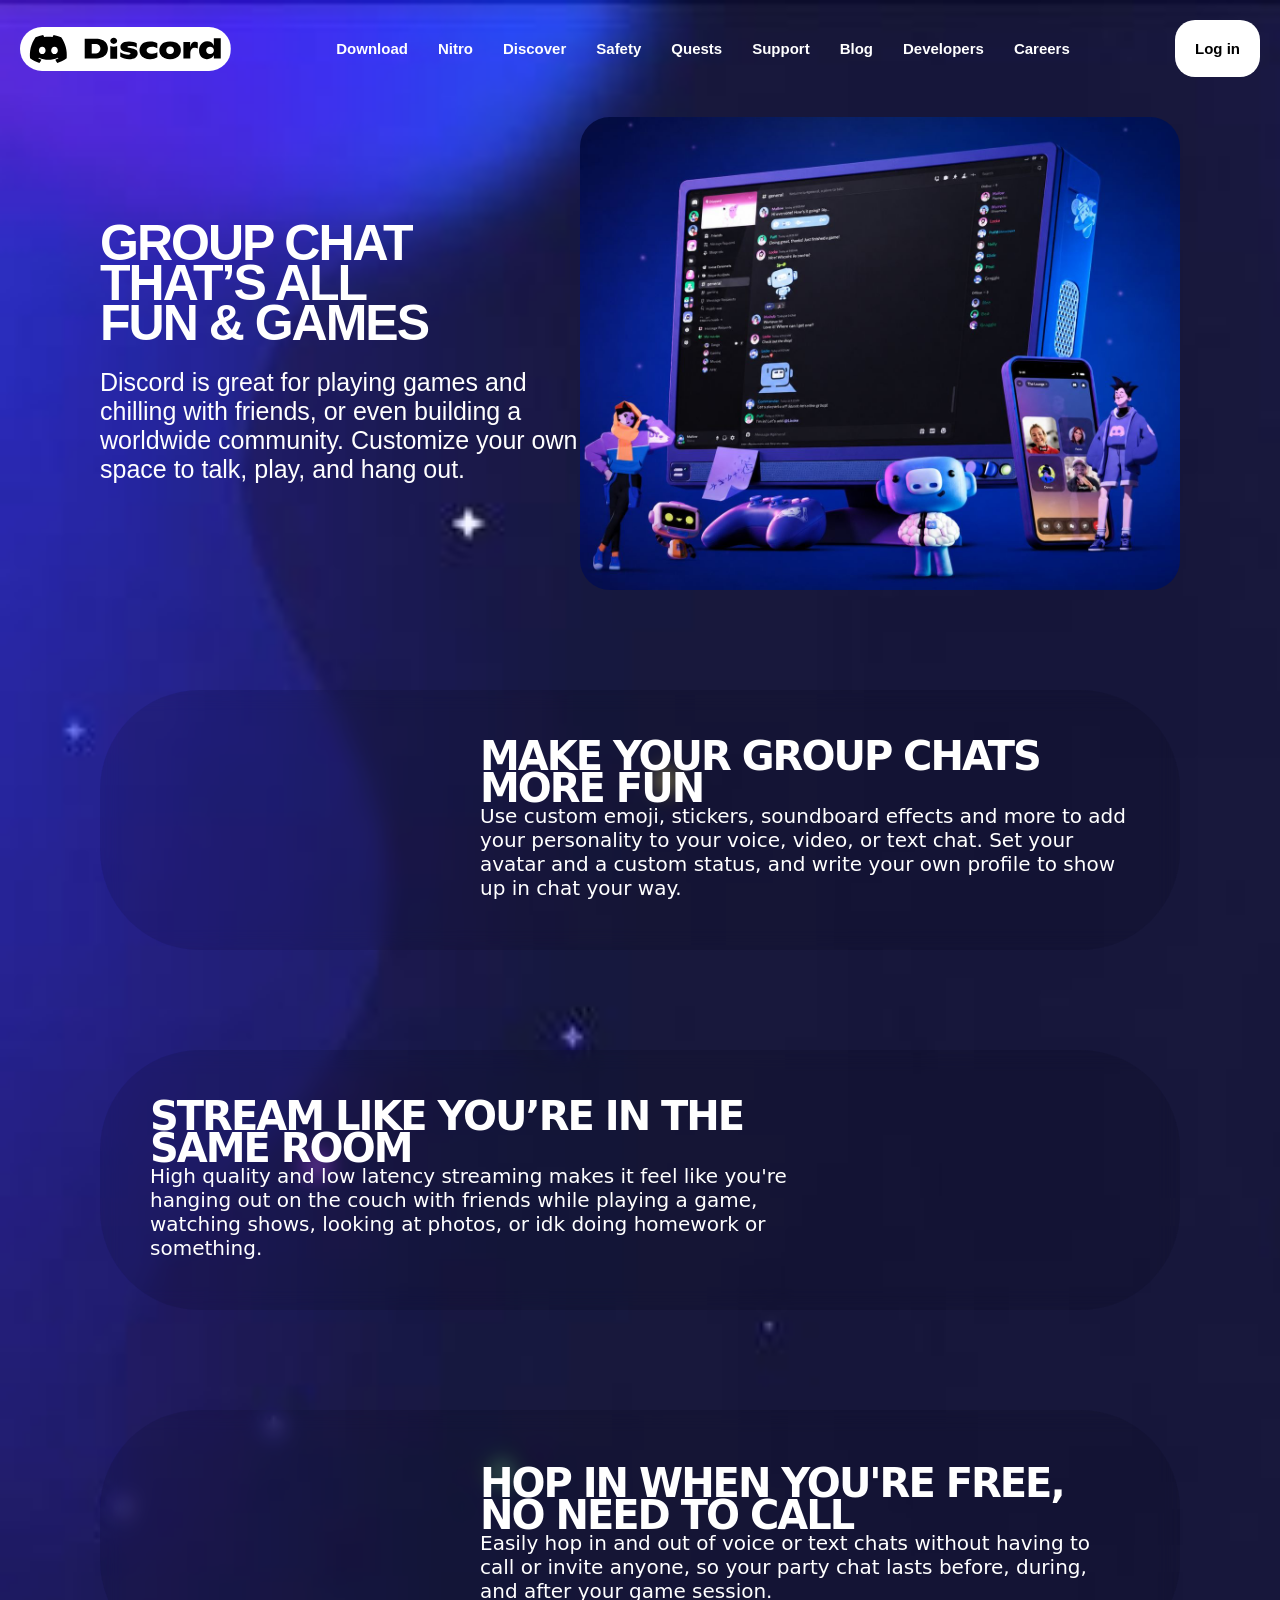
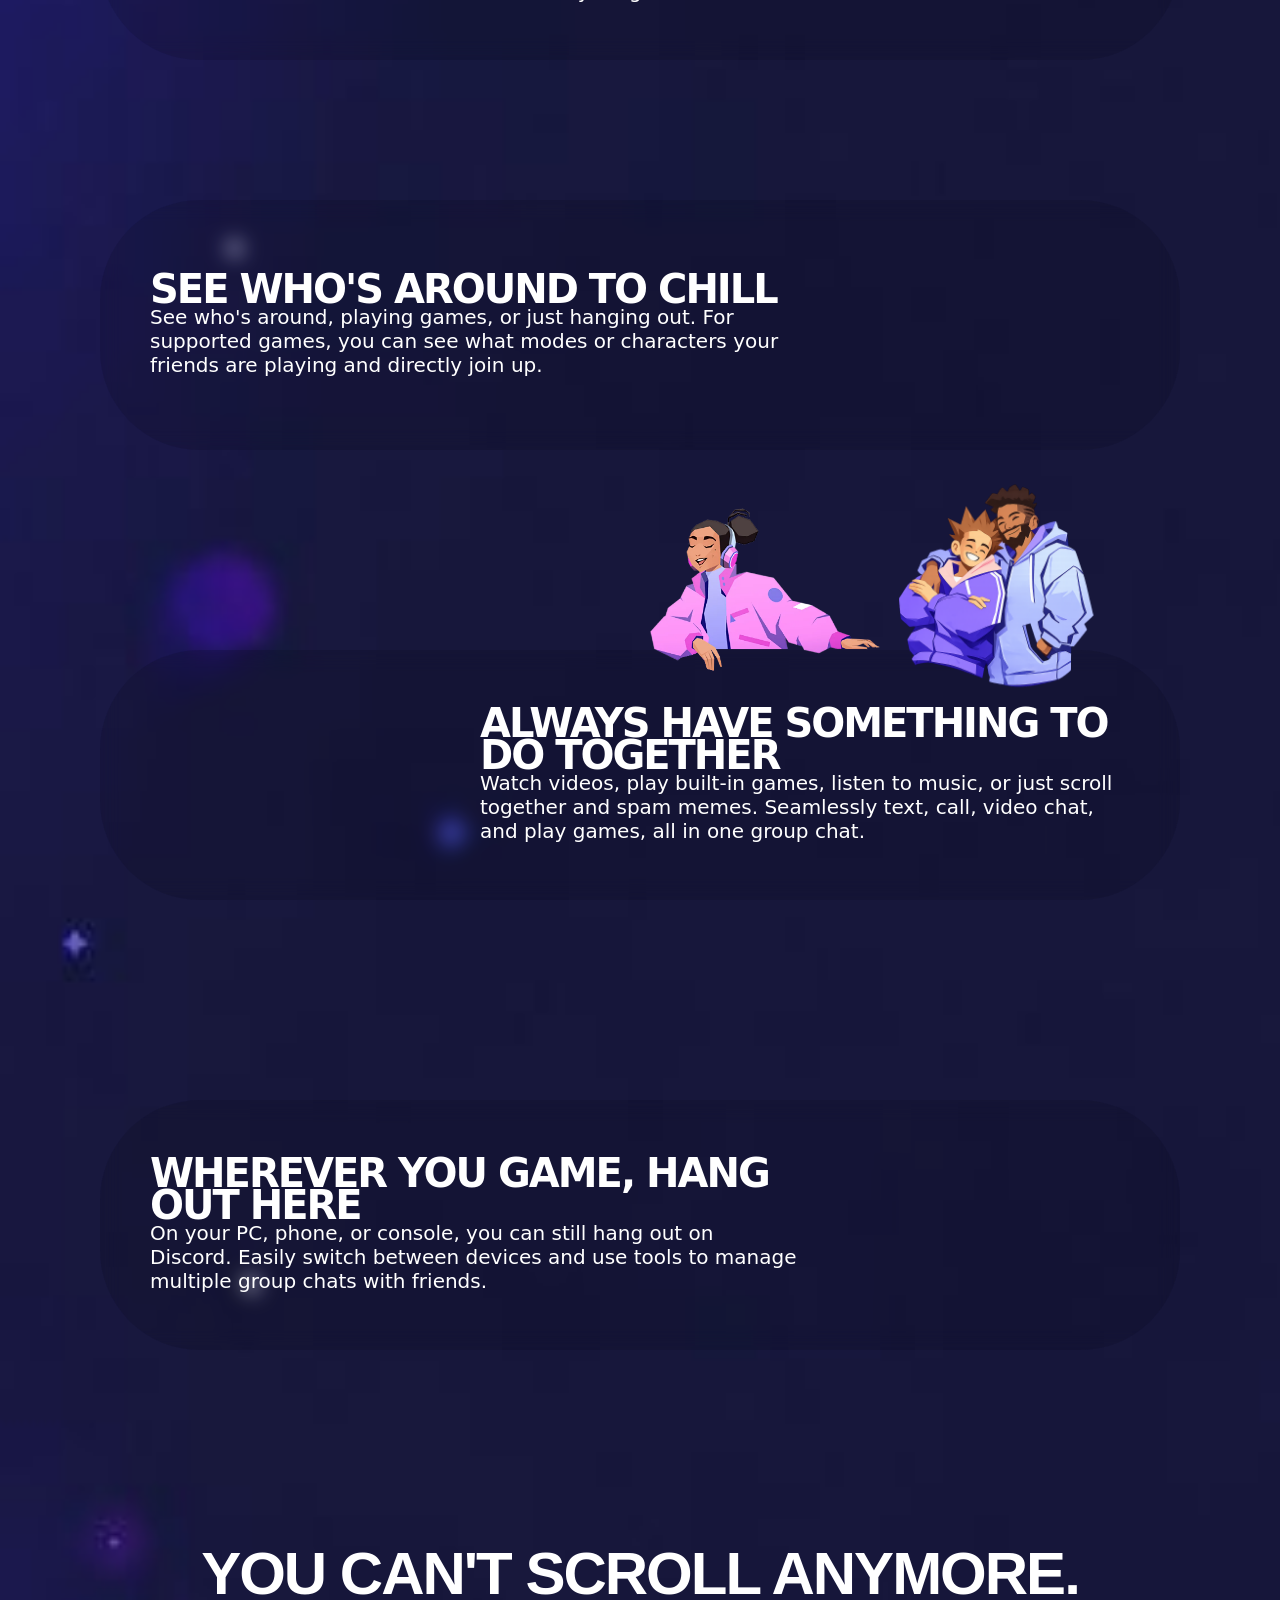
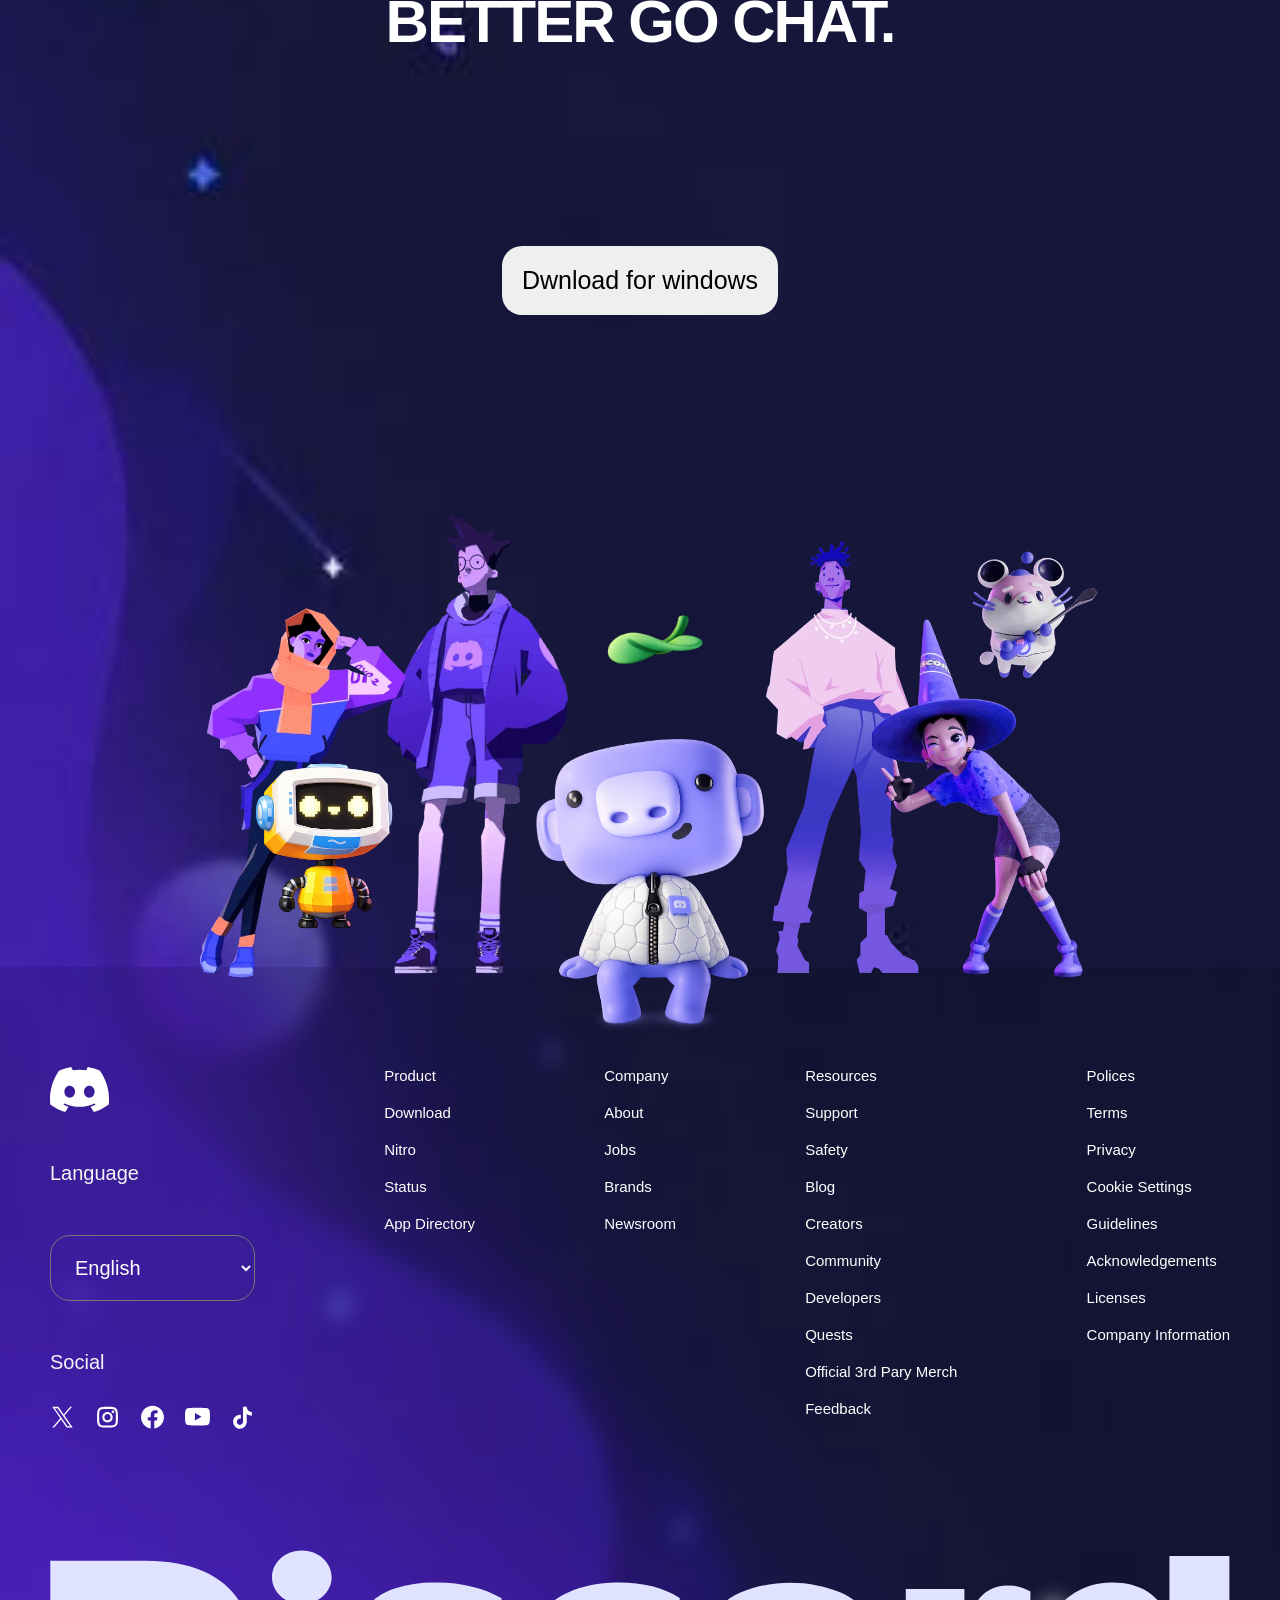
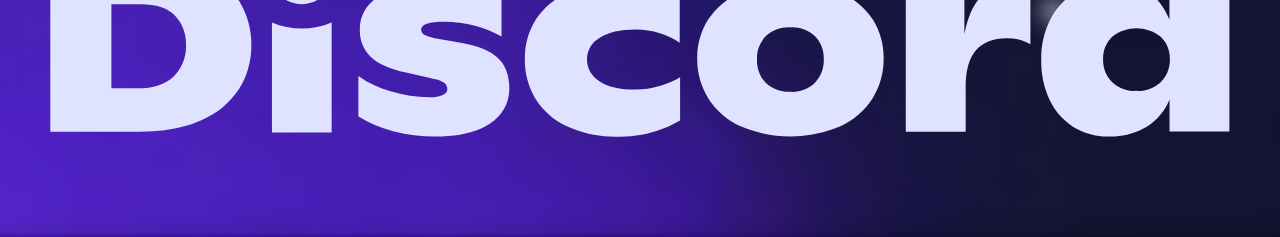
<file: index.html>
<!DOCTYPE html>
<html lang="en">

<head>
    <meta charset="UTF-8">
    <meta name="viewport" content="width=device-width, initial-scale=1.0">
    <title>Document</title>
    <link rel="stylesheet" href="./style.css">
</head>

<body>
    <header>
        <img src="./67d00cf7266d2c75571aebde_Example.svg" alt="">
        <aside>
            <a href="">Download</a>
            <a href="">Nitro</a>
            <a href="">Discover</a>
            <a href="">Safety</a>
            <a href="">Quests</a>
            <a href="">Support</a>
            <a href="">Blog</a>
            <a href="">Developers</a>
            <a href="">Careers</a>
        </aside>
        <a class="login" href="./login.html">Log in</a>
    </header>
    <main>
        <section class="one">
            <aside>
                <h1>Group chat <br> that’s all <br> fun & games</h1>
                <p>Discord is great for playing games and chilling with friends, or even building a worldwide community.
                    Customize your own space to talk, play, and hang out.</p>
            </aside>
            <img src="./photo_2026-06-02_14-52-34.jpg" alt="">
        </section>
        <section class="two">
            <img src="./Без названия.png" alt="">
            <video
                src="./6257adef93867e50d84d30e2_6787b62a9742f59453ba8919_Discord_Websote_Refresh_Emojis2_EN-transcode.mp4"
                autoplay loop></video>
            <aside>
                <h1>MAKE YOUR GROUP CHATS MORE FUN</h1>
                <p>Use custom emoji, stickers, soundboard effects and more to add your personality to your voice, video,
                    or text chat. Set your avatar and a custom status, and write your own profile to show up in chat
                    your way.</p>
            </aside>
        </section>
        <section class="two">
            <img src="./Без названия.png" alt="">
            <aside>
                <h1>stream like you’re in the same room</h1>
                <p>High quality and low latency streaming makes it feel like you're hanging out on the couch with
                    friends while playing a game, watching shows, looking at photos, or idk doing homework or something.
                </p>
            </aside>
            <video src="./6257adef93867e50d84d30e2_6763b611120b46189e164b4a_Discord_Website_Refresh_EN-transcode.mp4"
                autoplay loop></video>
        </section>
        <section class="three">
            <img src="./6836ed13d91ffe6feeb853b4_CardboardBox-p-500.webp" alt="">
            <video src="./6257adef93867e50d84d30e2_683a317f73a44ea577535c09_Homepage_Hop-In_EN-transcode.mp4" autoplay
                loop></video>
            <aside>
                <h1>Hop in when you're free, no need to call</h1>
                <p>Easily hop in and out of voice or text chats without having to call or invite anyone, so your party
                    chat lasts before, during, and after your game session.</p>
            </aside>
        </section>
    </main>
    <main>
        <section class="four">
            <aside>
                <h1>See who's around to chill</h1>
                <p>See who's around, playing games, or just hanging out. For supported games, you can see what modes or
                    characters your friends are playing and directly join up.</p>
            </aside>
            <video src="./6257adef93867e50d84d30e2_683a3195524ad05044d126c9_Homepage_AroundToChill_EN-transcode.mp4"
                autoplay loop></video>
        </section>
        <section class="five">
            <img src="./woman-top.webp" alt="">
            <img class="twoi" src="./d470c96b-a55a-4f21-8d01-df4b0c287859.png" alt="">
            <video src="./four.mp4" autoplay loop></video>
            <aside>
                <h1>always have something to do together</h1>
                <p>Watch videos, play built-in games, listen to music, or just scroll together and spam memes.
                    Seamlessly text, call, video chat, and play games, all in one group chat.</p>
            </aside>
        </section>
        <section class="six">
            <aside>
                <h1>wherever YOU GAME, HANG OUT HERE</h1>
                <p>On your PC, phone, or console, you can still hang out on Discord. Easily switch between devices and
                    use tools to manage multiple group chats with friends.</p>
            </aside>
            <video src="./pos.mp4" autoplay loop></video>
        </section>
        <section class="seven">
            <h1>YOU CAN'T SCROLL ANYMORE. BETTER GO CHAT.</h1>
            <button>Dwnload for windows</button>
            <div>
                <img class="oll" src="./oll.webp" alt="">
                <img class="xug" src="./xug.png" alt="">
                <img class="lepestok" src="./lepestok.png" alt="">
                <img class="robot" src="./robot.png" alt="">
            </div>
        </section>
    </main>
    <footer>
        <section>
            <aside class="one">
                <img src="./66e278299a53f5bf88615e90_Symbol.svg" alt="">
                <p>Language</p>
                <select class="lang-select">
                    <option>Čeština</option>
                    <option>Dansk</option>
                    <option>Deutsch</option>
                    <option selected>English</option>
                </select>
                <p>Social</p>
                <div>
                    <img src="./twiter.svg" alt="">
                    <img src="./insta.svg" alt="">
                    <img src="./facebook.svg" alt="">
                    <img src="./youtobe.svg" alt="">
                    <img src="./tiktok.svg" alt="">
                </div>
            </aside>
            <aside class="two">
                <p>Product</p>
                <p>Download</p>
                <p>Nitro</p>
                <p>Status</p>
                <p>App Directory</p>
                </aside>
                <aside class="three">
                    <p>Company</p>
                    <p>About</p>
                    <p>Jobs</p>
                    <p>Brands</p>
                    <p>Newsroom</p>
                </aside>
                <aside class="four">
                    <p>Resources</p>
                    <p>Support</p>
                    <p>Safety</p>
                    <p>Blog</p>
                    <p>Creators</p>
                    <p>Community</p>
                    <p>Developers</p>
                    <p>Quests</p>
                    <p>Official 3rd Pary Merch</p>
                    <p>Feedback</p>
                </aside>
                <aside class="five">
                    <p>Polices</p>
                    <p>Terms</p>
                    <p>Privacy</p>
                    <p>Cookie Settings</p>
                    <p>Guidelines</p>
                    <p>Acknowledgements</p>
                    <p>Licenses</p>
                    <p>Company Information</p>
                </aside>
            </section>
            <img src="./discord.svg" alt="">
    </footer>
</body>

</html>
</file>
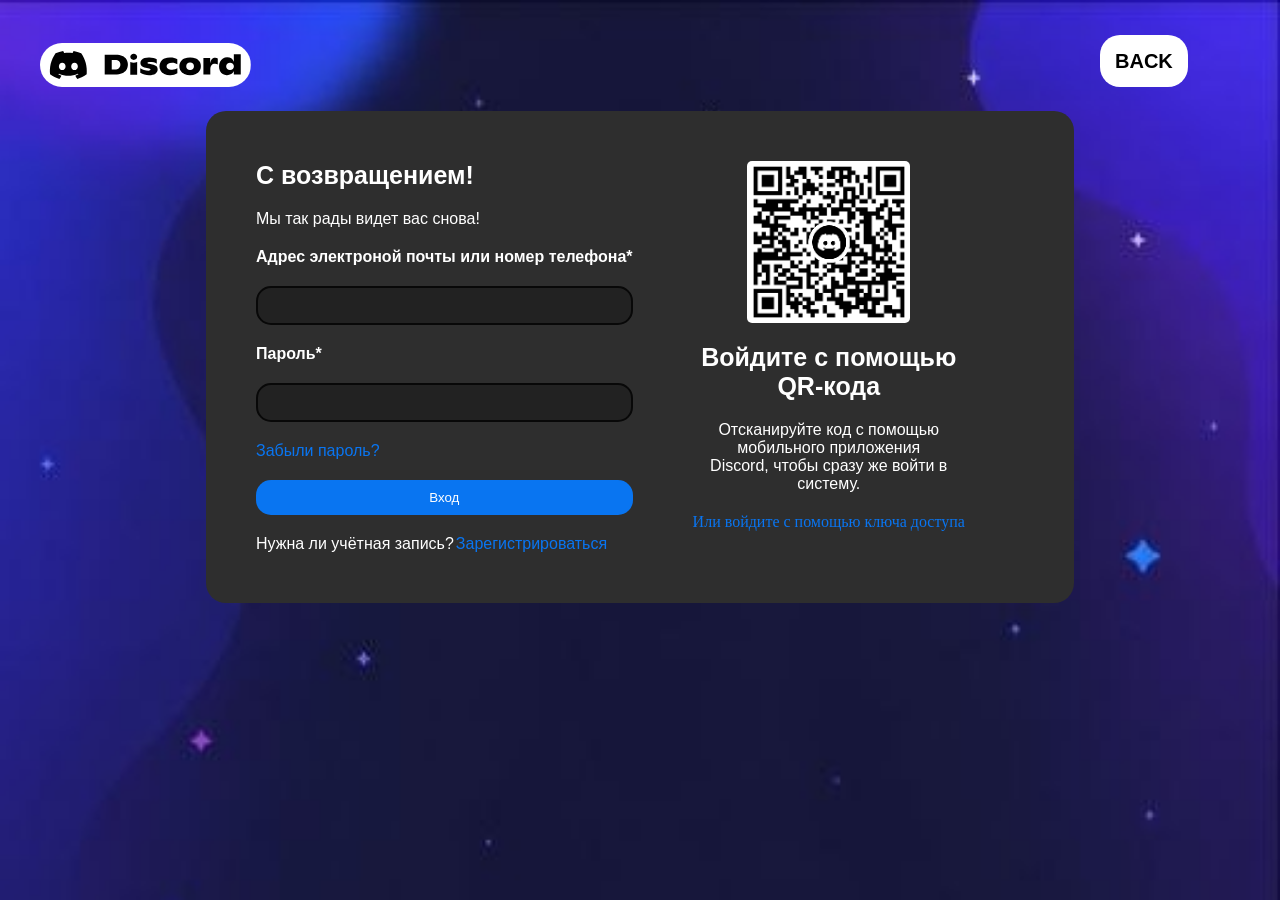
<file: login.html>
<!DOCTYPE html>
<html lang="en">
<head>
    <meta charset="UTF-8">
    <meta name="viewport" content="width=device-width, initial-scale=1.0">
    <title>Document</title>
    <link rel="stylesheet" href="./login.css">
</head>
<body>
    <a class="back" href="./index.html">BACK</a>
    <header>
        <img src="./67d00cf7266d2c75571aebde_Example.svg" alt="">
    </header>
    <main>
        <section>
            <aside class="one">
                <h1>С возвращением!</h1>
                <p>Мы так рады видет вас снова!</p>
                <b>Адрес электроной почты или номер телефона*</b>
                <input type="email">
                <b>Пароль*</b>
                <input type="password">
                <a href="">Забыли пароль?</a>
                <button>Вход</button>
                <div>
                    <p>Нужна ли учётная запись?</p>
                    <a href="">Зарегистрироваться</a>
                </div>
            </aside>
            <aside class="two">
                    <img src="./qr.png" alt="">
                    <h1>Войдите с помощью <br> QR-кода</h1>
                    <p>Отсканируйте код с помощью <br> мобильного приложения <br> Discord, чтобы сразу же войти в <br> систему.</p>
                    <a href="">Или войдите с помощью ключа доступа</a>
            </aside>
        </section>
    </main>
</body>
</html>
</file>
<file: style.css>
* {
        padding: 0;
        margin: 0;
    }

    body {
        background-image: url(./photo_2026-05-23_14-39-52.jpg);
        background-repeat: no-repeat;
        background-size: cover;
    }

    header {
        display: flex;
        align-items: center;
        justify-content: space-between;
        padding: 20px;

        img {
            border-radius: 100px;
        }

        aside {
            display: flex;
            gap: 30px;

            a {
                text-decoration: none;
                color: white;
                font-size: 15px;
                font-family: sans-serif;
                font-weight: 900;
            }
        }

        .login {
            border: none;
            padding: 20px;
            font-size: 15px;
            font-weight: bolder;
            font-family: sans-serif;
            border-radius: 20px;
            color: black;
            text-decoration: none;
            background-color: white;
        }

        .login:hover {
            background-color: rgb(173, 172, 172);
        }
    }

    main {
        padding: 20px 100px;
        position: relative;
        z-index: 20;

        .one {
            display: flex;
            align-items: center;

            aside {
                color: white;
                font-family: sans-serif;
                display: flex;
                flex-direction: column;
                gap: 25px;

                h1 {
                    font-size: 50px;
                    letter-spacing: -2px;
                    line-height: 80%;
                    font-weight: 900;
                    text-transform: uppercase;
                }

                p {
                    font-size: 25px;
                }
            }

            img {
                width: 600px;
                border-radius: 30px;
            }
        }

        .two {
            margin-top: 100px;
            position: relative;
            display: flex;
            align-items: center;
            gap: 30px;
            backdrop-filter: blur(10px);
            background-color: transparent;
            background: rgba(0, 0, 0, 0.1);
            padding: 50px;
            border-radius: 100px;

            img {
                display: none;
            }

            video {
                width: 60%;
                border-radius: 70px;
            }

            aside {
                color: white;
                font-family: system-ui, -apple-system, BlinkMacSystemFont, 'Segoe UI', Roboto, Oxygen, Ubuntu, Cantarell, 'Open Sans', 'Helvetica Neue', sans-serif;

                h1 {
                    font-size: 40px;
                    letter-spacing: -2px;
                    line-height: 80%;
                    font-weight: 900;
                    text-transform: uppercase;
                }

                p {
                    font-size: 20px;
                }
            }
        }

        .three {
            margin-top: 100px;
            position: relative;
            display: flex;
            align-items: center;
            gap: 30px;
            backdrop-filter: blur(10px);
            background-color: transparent;
            background: rgba(0, 0, 0, 0.1);
            padding: 50px;
            border-radius: 100px;

            video {
                width: 60%;
                border-radius: 70px;
            }

            aside {
                color: white;
                font-family: system-ui, -apple-system, BlinkMacSystemFont, 'Segoe UI', Roboto, Oxygen, Ubuntu, Cantarell, 'Open Sans', 'Helvetica Neue', sans-serif;

                h1 {
                    font-size: 40px;
                    letter-spacing: -2px;
                    line-height: 80%;
                    font-weight: 900;
                    text-transform: uppercase;
                }

                p {
                    font-size: 20px;
                }
            }

            img {
                display: none;
            }
        }

        .four {
            margin-top: 100px;
            position: relative;
            display: flex;
            align-items: center;
            gap: 30px;
            backdrop-filter: blur(10px);
            background-color: transparent;
            background: rgba(0, 0, 0, 0.1);
            padding: 50px;
            border-radius: 100px;

            video {
                width: 60%;
                border-radius: 70px;
            }

            aside {
                color: white;
                font-family: system-ui, -apple-system, BlinkMacSystemFont, 'Segoe UI', Roboto, Oxygen, Ubuntu, Cantarell, 'Open Sans', 'Helvetica Neue', sans-serif;

                h1 {
                    font-size: 40px;
                    letter-spacing: -2px;
                    line-height: 80%;
                    font-weight: 900;
                    text-transform: uppercase;
                }

                p {
                    font-size: 20px;
                }
            }

        }

        .five {
            margin-top: 200px;
            position: relative;
            display: flex;
            align-items: center;
            gap: 30px;
            backdrop-filter: blur(10px);
            background-color: transparent;
            background: rgba(0, 0, 0, 0.1);
            padding: 50px;
            border-radius: 100px;
            z-index: 20;

            video {
                width: 60%;
                border-radius: 70px;
            }

            aside {
                color: white;
                font-family: system-ui, -apple-system, BlinkMacSystemFont, 'Segoe UI', Roboto, Oxygen, Ubuntu, Cantarell, 'Open Sans', 'Helvetica Neue', sans-serif;

                h1 {
                    font-size: 40px;
                    letter-spacing: -2px;
                    line-height: 80%;
                    font-weight: 900;
                    text-transform: uppercase;
                }

                p {
                    font-size: 20px;
                }
            }

            img {
                position: absolute;
                width: 230px;
                top: -142px;
                right: 300px;
                z-index: 20;
            }

            .twoi {
                position: absolute;
                width: 250px;
                top: -200px;
                right: 70px;
                z-index: 10;
            }
        }

        .six {
            margin-top: 200px;
            position: relative;
            display: flex;
            align-items: center;
            gap: 30px;
            backdrop-filter: blur(10px);
            background-color: transparent;
            background: rgba(0, 0, 0, 0.1);
            padding: 50px;
            border-radius: 100px;
            z-index: 20;

            video {
                width: 60%;
                border-radius: 70px;
            }

            aside {
                color: white;
                font-family: system-ui, -apple-system, BlinkMacSystemFont, 'Segoe UI', Roboto, Oxygen, Ubuntu, Cantarell, 'Open Sans', 'Helvetica Neue', sans-serif;

                h1 {
                    font-size: 40px;
                    letter-spacing: -2px;
                    line-height: 80%;
                    font-weight: 900;
                    text-transform: uppercase;
                }

                p {
                    font-size: 20px;
                }
            }
        }

        .seven {
            display: flex;
            flex-direction: column;
            align-items: center;
            gap: 200px;
            margin-top: 200px;

            h1 {
                color: white;
                letter-spacing: -2px;
                font-family: sans-serif;
                font-size: 60px;
                text-align: center;
                line-height: 80%;
                font-weight: 900;
                text-transform: uppercase;
            }

            button {
                border: none;
                padding: 20px;
                border-radius: 20px;
                font-size: 25px;
                font-weight: 200;
            }

            div {
                position: relative;
                margin-bottom: -500px;

                .oll {
                    width: 900px;
                    margin-left: 100px;
                }

                .xug {
                    width: 300px;
                    margin-top: -350px;
                    margin-left: 400px;
                }

                .lepestok {
                    width: 200px;
                    margin-top: -600px;
                    margin-bottom: 300px;
                    left: -250px;
                    position: relative;
                    animation: appp 2s infinite;
                }

                .robot {
                    width: 260px;
                    top: -480px;
                    left: 100px;
                    position: relative;

                }
            }
        }
    }

    footer {
        display: flex;
        flex-direction: column;
        gap: 120px;
        z-index: 10;
        margin-top: -45px;
        padding: 100px 50px;
        backdrop-filter: blur(10px);
        background-color: transparent;
        background: rgba(0, 0, 0, 0.1);

        section {
            display: flex;
            justify-content: space-between;

            select {
                background-color: transparent;
                color: white;
                padding: 20px;
                border-radius: 20px;
                font-size: 20px;
            }

            .one {
                display: flex;
                flex-direction: column;
                gap: 50px;

                img {
                    width: 60px;
                }

                p {
                    font-size: 20px;
                    font-family: sans-serif;
                    color: whitesmoke;
                }

                div {
                    margin-top: -20px;
                    display: flex;
                    gap: 20px;

                    img {
                        width: 25px;
                    }
                }
            }

            .two {
                display: flex;
                flex-direction: column;
                gap: 20px;

                p {
                    font-size: 15px;
                    font-family: sans-serif;
                    color: white;
                }
            }

            .three {
                display: flex;
                flex-direction: column;
                gap: 20px;

                p {
                    font-size: 15px;
                    font-family: sans-serif;
                    color: white;
                }
            }

            .four {
                display: flex;
                flex-direction: column;
                gap: 20px;

                p {
                    font-size: 15px;
                    font-family: sans-serif;
                    color: white;
                }
            }

            .five {
                display: flex;
                flex-direction: column;
                gap: 20px;

                p {
                    font-size: 15px;
                    font-family: sans-serif;
                    color: white;
                }
            }
        }

        img {
            width: 100%;
        }
    }

    @keyframes app {
        0% {
            transform: translateY(0px);
        }

        50% {
            transform: translateY(50px);
        }

        100% {
            transform: translateY(0px);
        }
    }

    @keyframes appp {
        0% {
            transform: rotate(0deg);
        }

        50% {
            transform: rotate(20deg);
        }

        100% {
            transform: rotate(0deg);
        }
    }

    @media(max-width:425px) {
        header {
            aside {
                display: none;
            }

            img {
                width: 130px;
            }

            .login {
                scale: 70%;
            }
        }

        main {
            z-index: 10;
            padding: 10px;
            display: flex;
            flex-direction: column;
            justify-content: space-between;
            gap: 50px;

            .one {
                flex-direction: column-reverse;
                gap: 20px;

                img {
                    width: 90%;
                }

                aside {
                    h1 {
                        font-size: 40px;
                        text-align: center;
                    }

                    p {
                        font-size: 20px;
                        text-align: center;
                    }
                }
            }

            .two {
                flex-direction: column-reverse;
                width: 70%;
                margin: auto;

                img {
                    width: 100px;
                }

                video {
                    width: 90%;
                }

                aside {
                    display: flex;
                    flex-direction: column;
                    gap: 20px;

                    h1 {
                        font-size: 30px;
                        text-align: center;
                    }

                    p {
                        font-size: 15px;
                        text-align: center;
                    }
                }
            }

            .three {
                flex-direction: column-reverse;
                width: 70%;
                margin: auto;

                img {
                    width: 100px;
                }

                video {
                    width: 90%;
                }

                aside {
                    display: flex;
                    flex-direction: column;
                    gap: 20px;

                    h1 {
                        font-size: 30px;
                        text-align: center;
                    }

                    p {
                        font-size: 15px;
                        text-align: center;
                    }
                }
            }

            .four {
                flex-direction: column-reverse;
                width: 70%;
                margin: auto;

                img {
                    width: 100px;
                }

                video {
                    width: 90%;
                }

                aside {
                    display: flex;
                    flex-direction: column;
                    gap: 20px;

                    h1 {
                        font-size: 30px;
                        text-align: center;
                    }

                    p {
                        font-size: 15px;
                        text-align: center;
                    }
                }
            }

            .five {
                flex-direction: column-reverse;
                width: 70%;
                margin: auto;

                img {
                    display: none;
                }

                video {
                    width: 90%;
                }

                aside {
                    display: flex;
                    flex-direction: column;
                    gap: 20px;

                    h1 {
                        font-size: 30px;
                        text-align: center;
                    }

                    p {
                        font-size: 15px;
                        text-align: center;
                    }
                }
            }

            .six {
                flex-direction: column-reverse;
                width: 70%;
                margin: auto;

                img {
                    display: none;
                }

                video {
                    width: 90%;
                }

                aside {
                    display: flex;
                    flex-direction: column;
                    gap: 20px;

                    h1 {
                        font-size: 30px;
                        text-align: center;
                    }

                    p {
                        font-size: 15px;
                        text-align: center;
                    }
                }
            }

            .seven {
                h1 {
                    font-size: 30px;
                    margin-top: -50px;
                }

                button {
                    scale: 80%;
                    margin-bottom: 100px;
                    margin-top: -100px;
                }

                div {
                    position: relative;
                    margin-bottom: -500px;

                    .oll {
                        width: 400px;
                        margin-left: 0px;
                        margin-bottom: 170px;
                        display: none;
                    }

                    .xug {
                        width: 300px;
                        margin-bottom: 370px;
                        margin-left: 0px;
                    }

                    .lepestok {
                        width: 100px;
                        margin-top: -700px;
                        margin-bottom: 30px;
                        margin-left: 20px;
                        left: -150px;
                        position: relative;
                        animation: appp 2s infinite;
                        display: none;
                    }

                    .robot {
                        width: 120px;
                        top: -520px;
                        left: -5px;
                        position: relative;
                        display: none;
                    }
                }
            }
        }

        footer {
            width: 76%;
            margin: auto;
            img{
                width: 80%;
                margin: auto;
            }
            section {
                .one {
                    margin: auto;
                    align-items: center;
                    select {
                        width: 80%;
                        background-color: transparent;
                        color: white;
                        padding: 10px;
                        border-radius: 20px;
                    }
                }

                .four {
                    display: none;
                }

                .five {
                    display: none;
                }

                .two {
                    display: none;
                }

                .three {
                    display: none;
                }
            }
        }
    }
</file>
<file: login.css>
* {
    padding: 0;
    margin: 0;
}

body {
    background-image: url(./photo_2026-05-23_14-39-52.jpg);
    background-repeat: no-repeat;
    background-size: cover;
    .back{
        color: black;
        text-decoration: none;
        font-family: sans-serif;
        font-weight: 900;
        background-color: white;
        padding: 15px;
        border-radius: 20px;
        position: relative;
        top: 50px;
        left: 1100px;
        font-size: 20px;
    }
    .back:hover{
        background-color: rgb(122, 121, 121);
    }
}

header {
    padding: 20px 40px;

    img {
        border-radius: 100px;
    }
}

main {
    section {
        width: 60%;
        margin: auto;
        display: flex;
        background-color: rgb(46, 46, 46);
        padding: 50px;
        border-radius: 20px;
        gap: 60px;
        .one {
            gap: 20px;
            display: flex;
            flex-direction: column;

            a {
                color: rgb(9, 117, 241);
                font-family: sans-serif;
                text-decoration: none;
            }

            h1 {
                color: white;
                font-family: sans-serif;
                font-size: 25px;
            }

            p {
                color: white;
                font-family: sans-serif;
            }

            b {
                color: white;
                font-family: sans-serif;
            }

            button {
                background-color: rgb(9, 117, 241);
                border: none;
                color: white;
                padding: 10px;
                border-radius: 15px;
            }

            input {
                padding: 10px;
                border-radius: 15px;
                border: 2px solid rgb(8, 8, 8);
                background-color: rgb(34, 34, 34);
                color: white;
            }
            input:focus{
                outline:  2px solid rgb(9, 117, 241);
                border: none;
            }
            div{
                display: flex;
                gap: 2px;
                align-items: center;
            }
        }
        .two{
            display: flex;
            flex-direction: column;
            align-items: center;
            gap: 20px;
            img{
                border-radius: 5px;
                width: 60%;
            }
            h1{
                text-align: center;
                font-size: 25px;
                font-family: sans-serif;
                color: white;
            }
            p{
                text-align: center;
                font-family: sans-serif;
                color: white;
            }
            a{
                text-align: center;
                color: rgb(9, 117, 241);
                text-decoration: none;
            }
        }
    }
}
@media(max-width:425px){
    body{
        .back{
            left: 280px;
            font-size: 15px;
        }
    }
    header{
        width: 50%;
        margin: auto;
        img{
            width: 70%;
            margin-left: -50px;
        }
    }
    main{
        margin-top: -20px;
        section{
            scale: 90%;
            .one{
                div{
                    gap: 10px;
                    p{
                        font-size: 15px;
                    }
                    a{
                        font-size: 15px;
                    }
                }
            }
            .two{
                display: none;
            }
        }
    }
}
</file>
